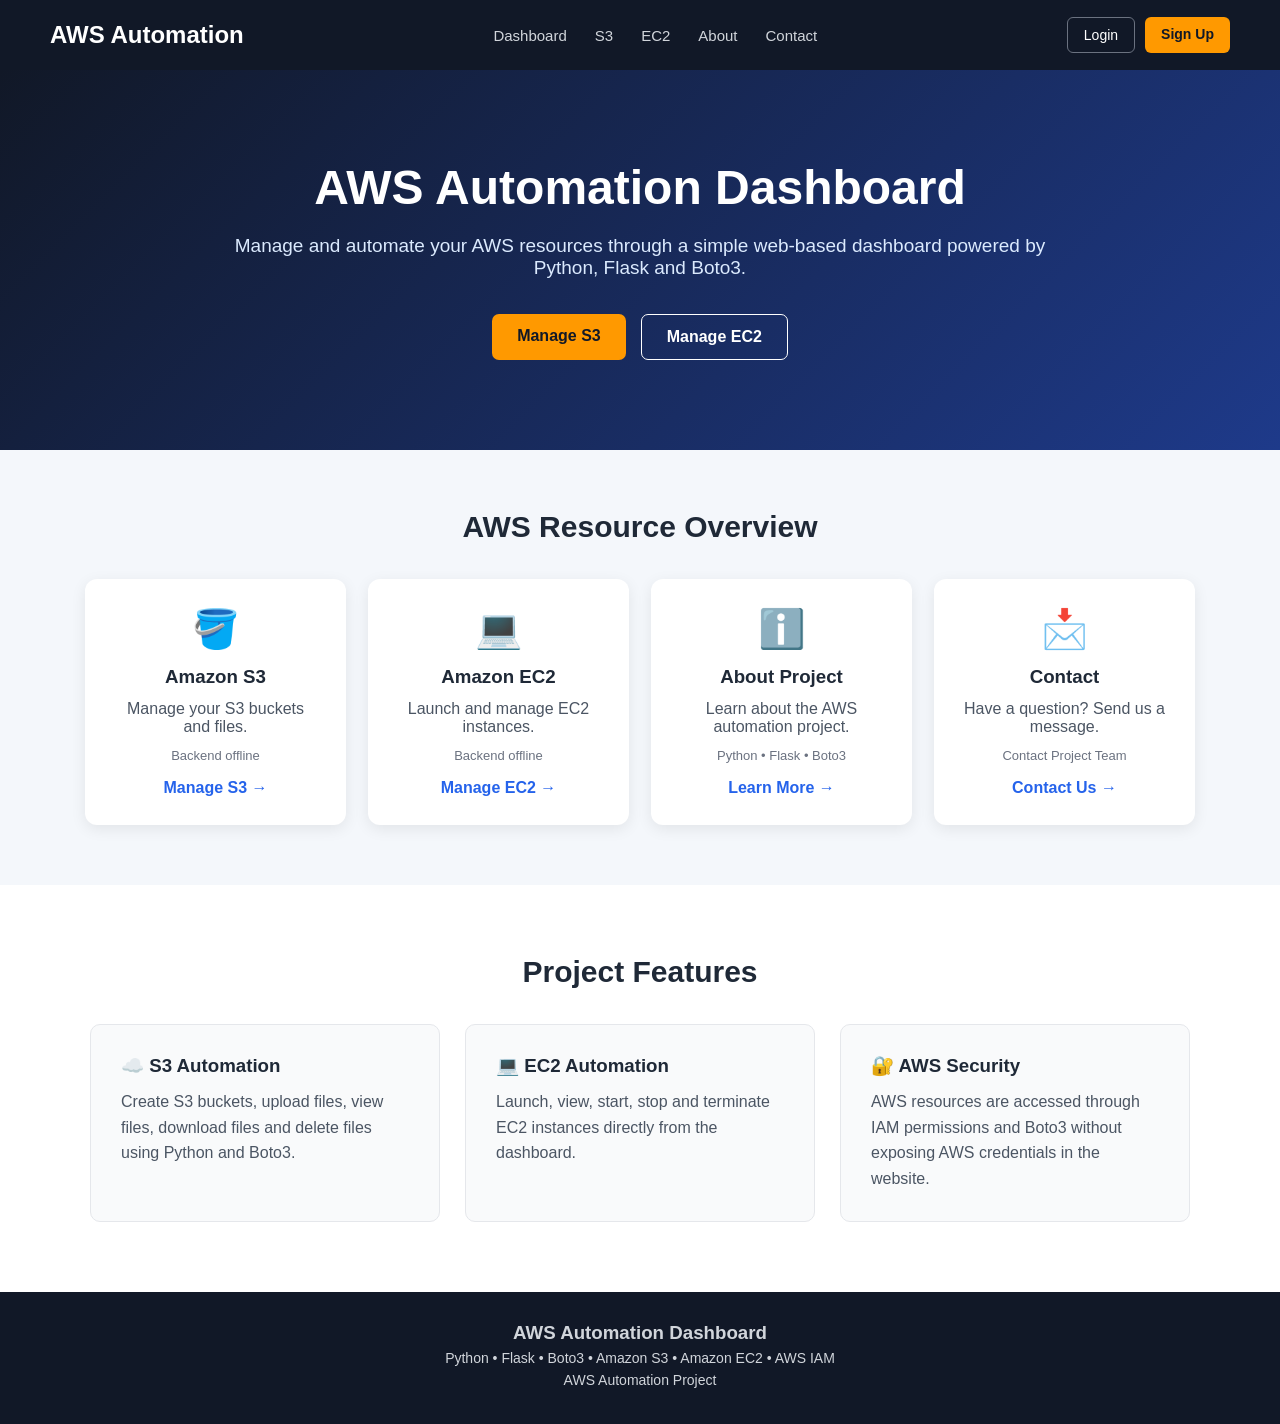
<file: frontend/index.html>
﻿<!DOCTYPE html>
<html lang="en">

<head>
    <meta charset="UTF-8">
    <meta name="viewport" content="width=device-width, initial-scale=1.0">

    <title>AWS Automation Dashboard</title>

    <link rel="stylesheet" href="css/style.css">
</head>

<body>

    <!-- ================= NAVBAR ================= -->

    <nav class="navbar">

        <div class="logo">
            AWS Automation
        </div>

        <div class="nav-links">
            <a href="index.html">Dashboard</a>
            <a href="s3.html">S3</a>
            <a href="ec2.html">EC2</a>
            <a href="about.html">About</a>
            <a href="contact.html">Contact</a>
        </div>

        <div class="auth-buttons">
            <a href="login.html">Login</a>
            <a href="signup.html">Sign Up</a>
        </div>

    </nav>


    <!-- ================= HERO ================= -->

    <section class="hero">

        <div class="hero-content">

            <h1>AWS Automation Dashboard</h1>

            <p>
                Manage and automate your AWS resources
                through a simple web-based dashboard
                powered by Python, Flask and Boto3.
            </p>

            <div class="hero-buttons">

                <a href="s3.html">
                    Manage S3
                </a>

                <a href="ec2.html">
                    Manage EC2
                </a>

            </div>

        </div>

    </section>


    <!-- ================= DASHBOARD ================= -->

    <section class="dashboard">

        <h2>AWS Resource Overview</h2>

        <div class="cards">

            <!-- S3 CARD -->

            <div class="card">

                <div class="card-icon">
                    🪣
                </div>

                <h3>Amazon S3</h3>

                <p>
                    Manage your S3 buckets
                    and files.
                </p>

                <span id="bucketCount">
                    Loading...
                </span>

                <br>

                <a href="s3.html">
                    Manage S3 →
                </a>

            </div>


            <!-- EC2 CARD -->

            <div class="card">

                <div class="card-icon">
                    💻
                </div>

                <h3>Amazon EC2</h3>

                <p>
                    Launch and manage
                    EC2 instances.
                </p>

                <span id="instanceCount">
                    Loading...
                </span>

                <br>

                <a href="ec2.html">
                    Manage EC2 →
                </a>

            </div>


            <!-- ABOUT CARD -->

            <div class="card">

                <div class="card-icon">
                    ℹ️
                </div>

                <h3>About Project</h3>

                <p>
                    Learn about the AWS
                    automation project.
                </p>

                <span>
                    Python • Flask • Boto3
                </span>

                <br>

                <a href="about.html">
                    Learn More →
                </a>

            </div>


            <!-- CONTACT CARD -->

            <div class="card">

                <div class="card-icon">
                    📩
                </div>

                <h3>Contact</h3>

                <p>
                    Have a question?
                    Send us a message.
                </p>

                <span>
                    Contact Project Team
                </span>

                <br>

                <a href="contact.html">
                    Contact Us →
                </a>

            </div>

        </div>

    </section>


    <!-- ================= FEATURES ================= -->

    <section class="features">

        <h2>Project Features</h2>

        <div class="feature-container">

            <div class="feature">

                <h3>☁️ S3 Automation</h3>

                <p>
                    Create S3 buckets, upload files,
                    view files, download files and
                    delete files using Python and Boto3.
                </p>

            </div>


            <div class="feature">

                <h3>💻 EC2 Automation</h3>

                <p>
                    Launch, view, start, stop and
                    terminate EC2 instances directly
                    from the dashboard.
                </p>

            </div>


            <div class="feature">

                <h3>🔐 AWS Security</h3>

                <p>
                    AWS resources are accessed through
                    IAM permissions and Boto3 without
                    exposing AWS credentials in the website.
                </p>

            </div>

        </div>

    </section>


    <!-- ================= FOOTER ================= -->

    <footer>

        <h3>
            AWS Automation Dashboard
        </h3>

        <p>
            Python • Flask • Boto3 • Amazon S3 • Amazon EC2 • AWS IAM
        </p>

        <p>
            AWS Automation Project
        </p>

    </footer>


    <!-- ================= JAVASCRIPT ================= -->

    <script src="js/app.js"></script>

</body>

</html>
</file>
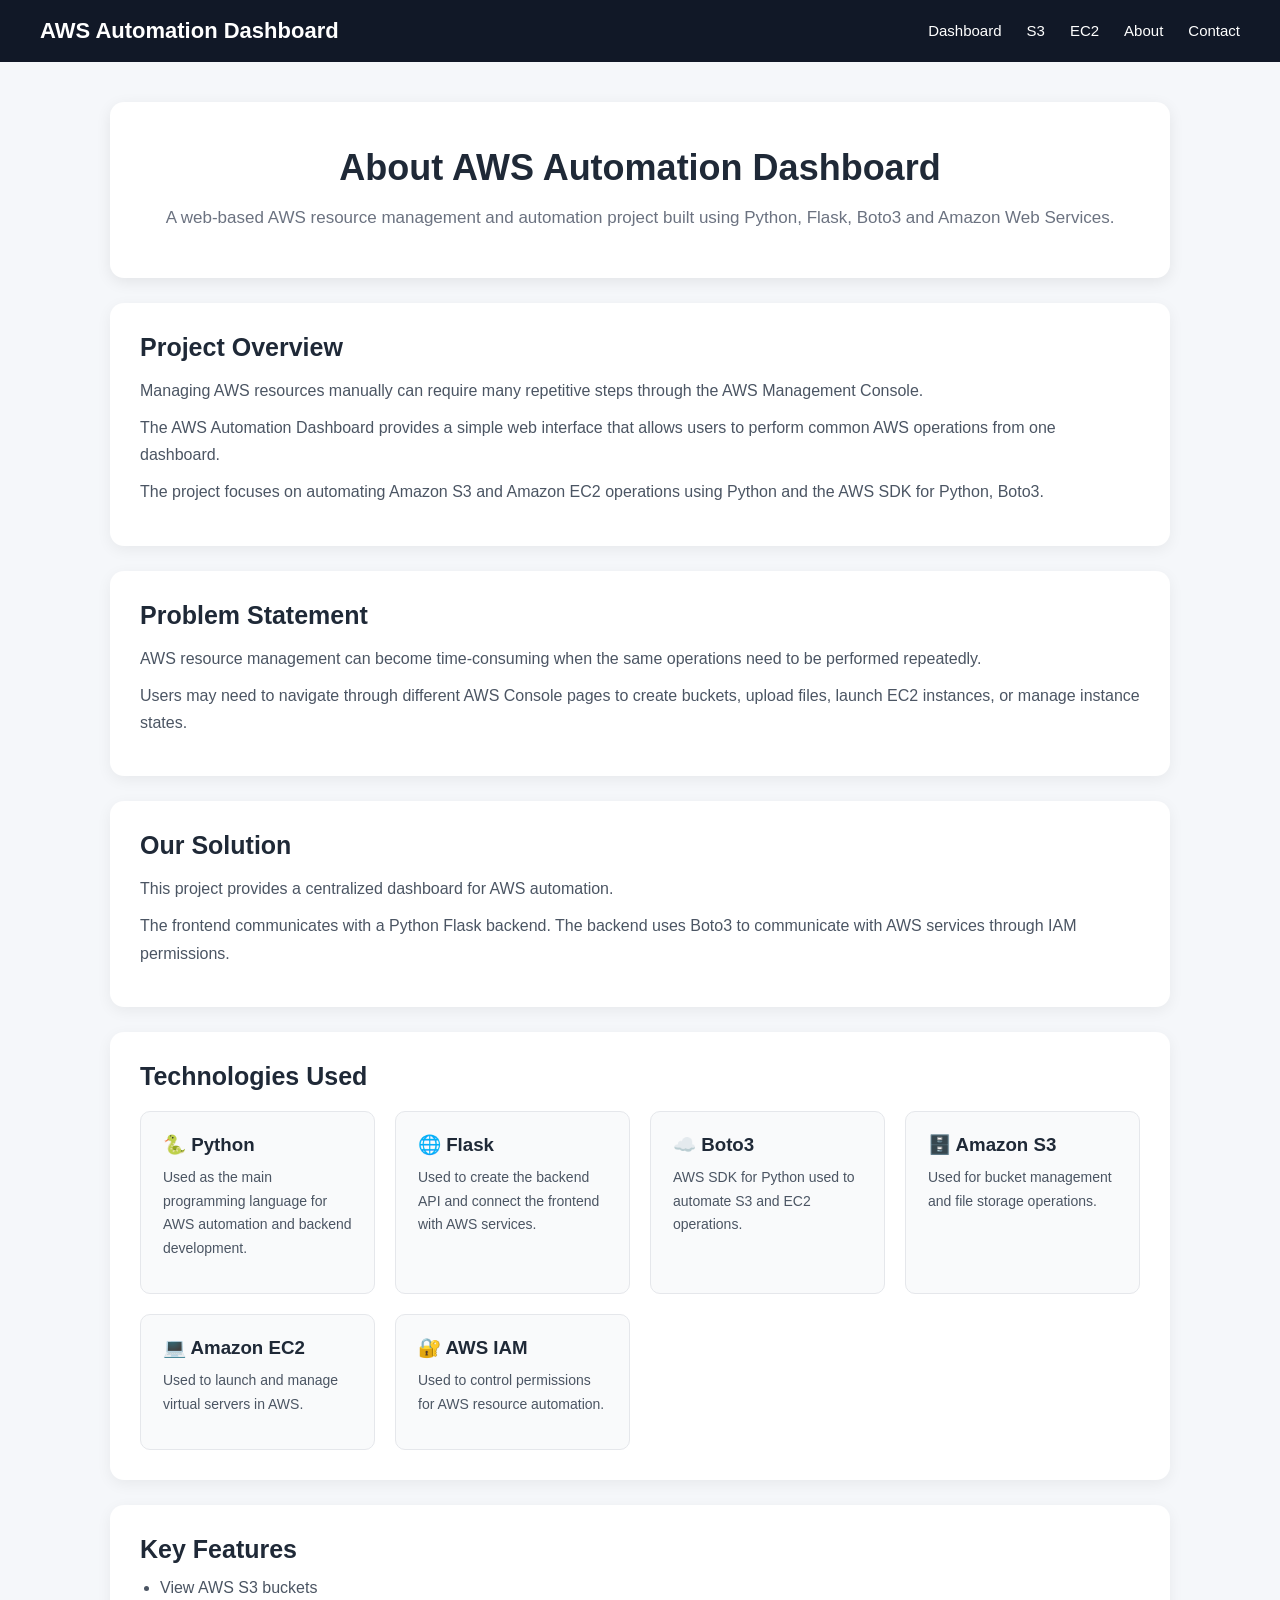
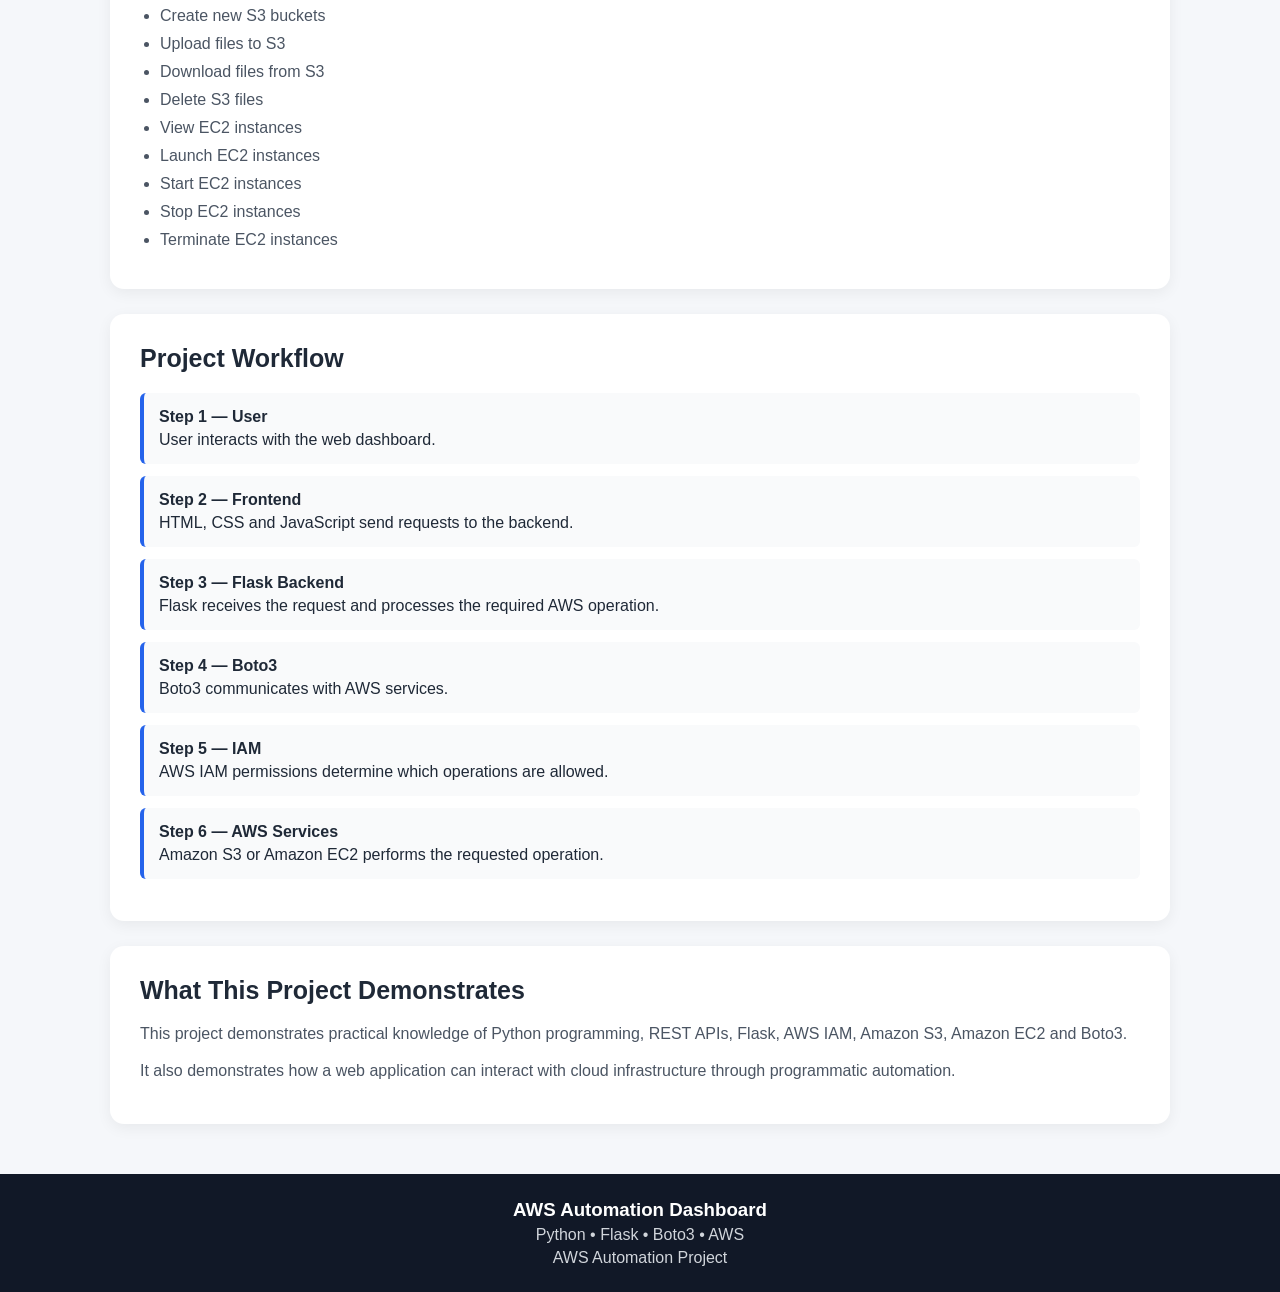
<file: frontend/about.html>
<!DOCTYPE html>
<html lang="en">

<head>

    <meta charset="UTF-8">

    <meta name="viewport"
          content="width=device-width, initial-scale=1.0">

    <title>About - AWS Automation Dashboard</title>

    <style>

        * {
            box-sizing: border-box;
            margin: 0;
            padding: 0;
        }

        body {
            font-family: Arial, sans-serif;
            background: #f5f7fa;
            color: #1f2937;
        }

        /* Navigation */

        nav {
            background: #111827;
            padding: 18px 40px;

            display: flex;
            justify-content: space-between;
            align-items: center;

            flex-wrap: wrap;
        }

        .logo {
            color: white;
            font-size: 22px;
            font-weight: bold;
        }

        .nav-links {
            display: flex;
            gap: 25px;
            list-style: none;
        }

        .nav-links a {
            color: white;
            text-decoration: none;
            font-size: 15px;
        }

        .nav-links a:hover {
            color: #60a5fa;
        }

        /* Main */

        .container {
            max-width: 1100px;
            margin: 40px auto;
            padding: 0 20px;
        }

        .hero {
            background: white;
            padding: 45px;
            border-radius: 14px;
            text-align: center;

            box-shadow: 0 4px 15px rgba(0, 0, 0, 0.08);
        }

        .hero h1 {
            font-size: 36px;
            margin-bottom: 15px;
        }

        .hero p {
            color: #6b7280;
            font-size: 17px;
            line-height: 1.7;
        }

        /* Sections */

        .section {
            background: white;
            margin-top: 25px;
            padding: 30px;

            border-radius: 14px;

            box-shadow: 0 4px 15px rgba(0, 0, 0, 0.06);
        }

        .section h2 {
            margin-bottom: 15px;
            font-size: 25px;
        }

        .section p {
            color: #4b5563;
            line-height: 1.7;
            margin-bottom: 10px;
        }

        /* Technology cards */

        .technology-grid {
            display: grid;

            grid-template-columns:
                repeat(auto-fit, minmax(200px, 1fr));

            gap: 20px;

            margin-top: 20px;
        }

        .technology-card {
            background: #f9fafb;

            padding: 22px;

            border-radius: 10px;

            border: 1px solid #e5e7eb;
        }

        .technology-card h3 {
            margin-bottom: 10px;
        }

        .technology-card p {
            font-size: 14px;
        }

        /* Workflow */

        .workflow {
            margin-top: 20px;
        }

        .workflow-step {
            padding: 15px;

            margin-bottom: 12px;

            background: #f9fafb;

            border-left: 4px solid #2563eb;

            border-radius: 6px;
        }

        .workflow-step strong {
            display: block;
            margin-bottom: 5px;
        }

        /* Features */

        .features {
            margin-top: 15px;
            padding-left: 20px;
        }

        .features li {
            margin-bottom: 10px;
            color: #4b5563;
        }

        /* Footer */

        footer {
            margin-top: 50px;

            background: #111827;

            color: white;

            text-align: center;

            padding: 25px;
        }

        footer p {
            color: #d1d5db;
            margin-top: 5px;
        }

        /* Mobile */

        @media (max-width: 700px) {

            nav {
                padding: 18px 20px;
            }

            .nav-links {
                margin-top: 15px;

                gap: 15px;

                flex-wrap: wrap;
            }

            .hero {
                padding: 30px 20px;
            }

            .hero h1 {
                font-size: 28px;
            }

            .section {
                padding: 22px;
            }

        }

    </style>

</head>


<body>


<!-- Navigation -->

<nav>

    <div class="logo">
        AWS Automation Dashboard
    </div>

    <ul class="nav-links">

        <li>
            <a href="index.html">
                Dashboard
            </a>
        </li>

        <li>
            <a href="s3.html">
                S3
            </a>
        </li>

        <li>
            <a href="ec2.html">
                EC2
            </a>
        </li>

        <li>
            <a href="about.html">
                About
            </a>
        </li>

        <li>
            <a href="contact.html">
                Contact
            </a>
        </li>

    </ul>

</nav>


<!-- Main Content -->

<div class="container">


    <!-- Hero -->

    <div class="hero">

        <h1>
            About AWS Automation Dashboard
        </h1>

        <p>
            A web-based AWS resource management and
            automation project built using Python,
            Flask, Boto3 and Amazon Web Services.
        </p>

    </div>


    <!-- Project Overview -->

    <div class="section">

        <h2>
            Project Overview
        </h2>

        <p>
            Managing AWS resources manually can require
            many repetitive steps through the AWS Management
            Console.
        </p>

        <p>
            The AWS Automation Dashboard provides a simple
            web interface that allows users to perform
            common AWS operations from one dashboard.
        </p>

        <p>
            The project focuses on automating Amazon S3
            and Amazon EC2 operations using Python and
            the AWS SDK for Python, Boto3.
        </p>

    </div>


    <!-- Problem -->

    <div class="section">

        <h2>
            Problem Statement
        </h2>

        <p>
            AWS resource management can become time-consuming
            when the same operations need to be performed
            repeatedly.
        </p>

        <p>
            Users may need to navigate through different
            AWS Console pages to create buckets, upload files,
            launch EC2 instances, or manage instance states.
        </p>

    </div>


    <!-- Solution -->

    <div class="section">

        <h2>
            Our Solution
        </h2>

        <p>
            This project provides a centralized dashboard
            for AWS automation.
        </p>

        <p>
            The frontend communicates with a Python Flask
            backend. The backend uses Boto3 to communicate
            with AWS services through IAM permissions.
        </p>

    </div>


    <!-- Technologies -->

    <div class="section">

        <h2>
            Technologies Used
        </h2>

        <div class="technology-grid">


            <div class="technology-card">

                <h3>
                    🐍 Python
                </h3>

                <p>
                    Used as the main programming language
                    for AWS automation and backend development.
                </p>

            </div>


            <div class="technology-card">

                <h3>
                    🌐 Flask
                </h3>

                <p>
                    Used to create the backend API and
                    connect the frontend with AWS services.
                </p>

            </div>


            <div class="technology-card">

                <h3>
                    ☁️ Boto3
                </h3>

                <p>
                    AWS SDK for Python used to automate
                    S3 and EC2 operations.
                </p>

            </div>


            <div class="technology-card">

                <h3>
                    🗄️ Amazon S3
                </h3>

                <p>
                    Used for bucket management and
                    file storage operations.
                </p>

            </div>


            <div class="technology-card">

                <h3>
                    💻 Amazon EC2
                </h3>

                <p>
                    Used to launch and manage virtual
                    servers in AWS.
                </p>

            </div>


            <div class="technology-card">

                <h3>
                    🔐 AWS IAM
                </h3>

                <p>
                    Used to control permissions for
                    AWS resource automation.
                </p>

            </div>

        </div>

    </div>


    <!-- Features -->

    <div class="section">

        <h2>
            Key Features
        </h2>

        <ul class="features">

            <li>
                View AWS S3 buckets
            </li>

            <li>
                Create new S3 buckets
            </li>

            <li>
                Upload files to S3
            </li>

            <li>
                Download files from S3
            </li>

            <li>
                Delete S3 files
            </li>

            <li>
                View EC2 instances
            </li>

            <li>
                Launch EC2 instances
            </li>

            <li>
                Start EC2 instances
            </li>

            <li>
                Stop EC2 instances
            </li>

            <li>
                Terminate EC2 instances
            </li>

        </ul>

    </div>


    <!-- Workflow -->

    <div class="section">

        <h2>
            Project Workflow
        </h2>

        <div class="workflow">


            <div class="workflow-step">

                <strong>
                    Step 1 — User
                </strong>

                User interacts with the web dashboard.
                
            </div>


            <div class="workflow-step">

                <strong>
                    Step 2 — Frontend
                </strong>

                HTML, CSS and JavaScript send requests
                to the backend.
                
            </div>


            <div class="workflow-step">

                <strong>
                    Step 3 — Flask Backend
                </strong>

                Flask receives the request and processes
                the required AWS operation.
                
            </div>


            <div class="workflow-step">

                <strong>
                    Step 4 — Boto3
                </strong>

                Boto3 communicates with AWS services.
                
            </div>


            <div class="workflow-step">

                <strong>
                    Step 5 — IAM
                </strong>

                AWS IAM permissions determine which
                operations are allowed.
                
            </div>


            <div class="workflow-step">

                <strong>
                    Step 6 — AWS Services
                </strong>

                Amazon S3 or Amazon EC2 performs the
                requested operation.
                
            </div>


        </div>

    </div>


    <!-- Learning -->

    <div class="section">

        <h2>
            What This Project Demonstrates
        </h2>

        <p>
            This project demonstrates practical knowledge
            of Python programming, REST APIs, Flask,
            AWS IAM, Amazon S3, Amazon EC2 and Boto3.
        </p>

        <p>
            It also demonstrates how a web application can
            interact with cloud infrastructure through
            programmatic automation.
        </p>

    </div>


</div>


<!-- Footer -->

<footer>

    <h3>
        AWS Automation Dashboard
    </h3>

    <p>
        Python • Flask • Boto3 • AWS
    </p>

    <p>
        AWS Automation Project
    </p>

</footer>


</body>

</html>
</file>
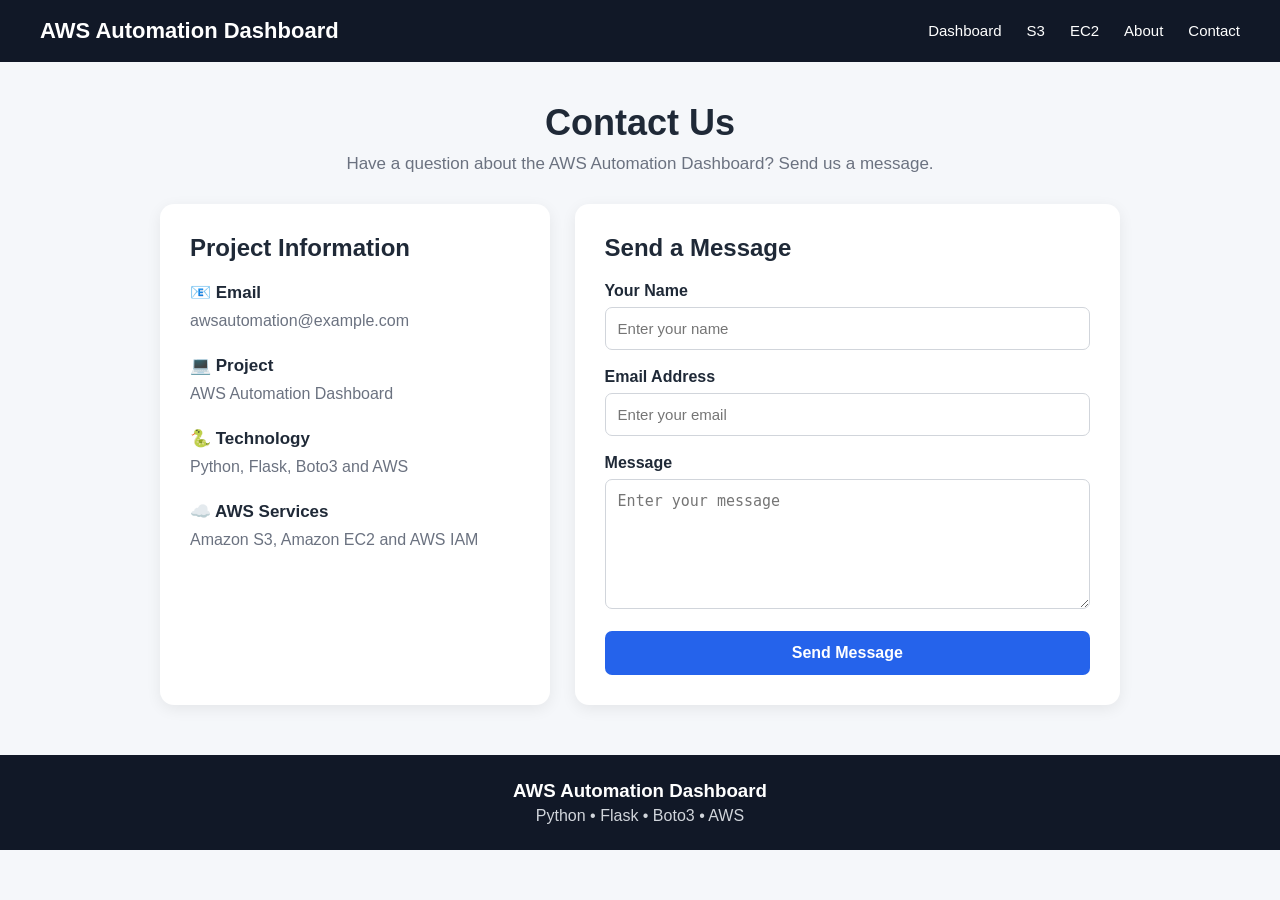
<file: frontend/contact.html>
<!DOCTYPE html>
<html lang="en">

<head>

    <meta charset="UTF-8">

    <meta name="viewport"
          content="width=device-width, initial-scale=1.0">

    <title>Contact - AWS Automation Dashboard</title>

    <style>

        * {
            box-sizing: border-box;
            margin: 0;
            padding: 0;
        }

        body {
            font-family: Arial, sans-serif;
            background: #f5f7fa;
            color: #1f2937;
        }

        /* Navigation */

        nav {
            background: #111827;
            padding: 18px 40px;

            display: flex;
            justify-content: space-between;
            align-items: center;

            flex-wrap: wrap;
        }

        .logo {
            color: white;
            font-size: 22px;
            font-weight: bold;
        }

        .nav-links {
            display: flex;
            gap: 25px;
            list-style: none;
        }

        .nav-links a {
            color: white;
            text-decoration: none;
            font-size: 15px;
        }

        .nav-links a:hover {
            color: #60a5fa;
        }

        /* Main */

        .container {
            max-width: 1000px;
            margin: 40px auto;
            padding: 0 20px;
        }

        .header {
            text-align: center;
            margin-bottom: 30px;
        }

        .header h1 {
            font-size: 36px;
            margin-bottom: 10px;
        }

        .header p {
            color: #6b7280;
            font-size: 17px;
        }

        /* Contact Grid */

        .contact-grid {
            display: grid;

            grid-template-columns:
                1fr 1.4fr;

            gap: 25px;
        }

        /* Information */

        .contact-info {
            background: white;

            padding: 30px;

            border-radius: 14px;

            box-shadow:
                0 4px 15px rgba(0, 0, 0, 0.07);
        }

        .contact-info h2 {
            margin-bottom: 20px;
        }

        .contact-item {
            margin-bottom: 22px;
        }

        .contact-item h3 {
            font-size: 17px;
            margin-bottom: 6px;
        }

        .contact-item p {
            color: #6b7280;
            line-height: 1.5;
        }

        /* Form */

        .contact-form {
            background: white;

            padding: 30px;

            border-radius: 14px;

            box-shadow:
                0 4px 15px rgba(0, 0, 0, 0.07);
        }

        .contact-form h2 {
            margin-bottom: 20px;
        }

        .form-group {
            margin-bottom: 18px;
        }

        .form-group label {
            display: block;

            margin-bottom: 7px;

            font-weight: bold;
        }

        .form-group input,
        .form-group textarea {

            width: 100%;

            padding: 12px;

            border: 1px solid #d1d5db;

            border-radius: 7px;

            font-size: 15px;

            outline: none;
        }

        .form-group input:focus,
        .form-group textarea:focus {
            border-color: #2563eb;
        }

        .form-group textarea {
            min-height: 130px;

            resize: vertical;
        }

        .submit-button {

            width: 100%;

            padding: 13px;

            border: none;

            border-radius: 7px;

            background: #2563eb;

            color: white;

            font-size: 16px;

            font-weight: bold;

            cursor: pointer;
        }

        .submit-button:hover {
            background: #1d4ed8;
        }

        /* Success Message */

        #successMessage {

            display: none;

            margin-top: 15px;

            padding: 12px;

            background: #dcfce7;

            color: #166534;

            border-radius: 7px;

            text-align: center;
        }

        /* Footer */

        footer {

            margin-top: 50px;

            background: #111827;

            color: white;

            text-align: center;

            padding: 25px;
        }

        footer p {

            color: #d1d5db;

            margin-top: 5px;
        }

        /* Mobile */

        @media (max-width: 750px) {

            nav {
                padding: 18px 20px;
            }

            .nav-links {

                margin-top: 15px;

                gap: 15px;

                flex-wrap: wrap;
            }

            .contact-grid {

                grid-template-columns: 1fr;
            }

            .header h1 {

                font-size: 28px;
            }

        }

    </style>

</head>


<body>


<!-- Navigation -->

<nav>

    <div class="logo">
        AWS Automation Dashboard
    </div>

    <ul class="nav-links">

        <li>
            <a href="index.html">
                Dashboard
            </a>
        </li>

        <li>
            <a href="s3.html">
                S3
            </a>
        </li>

        <li>
            <a href="ec2.html">
                EC2
            </a>
        </li>

        <li>
            <a href="about.html">
                About
            </a>
        </li>

        <li>
            <a href="contact.html">
                Contact
            </a>
        </li>

    </ul>

</nav>


<!-- Main -->

<div class="container">


    <div class="header">

        <h1>
            Contact Us
        </h1>

        <p>
            Have a question about the AWS Automation Dashboard?
            Send us a message.
        </p>

    </div>


    <div class="contact-grid">


        <!-- Contact Information -->

        <div class="contact-info">

            <h2>
                Project Information
            </h2>


            <div class="contact-item">

                <h3>
                    📧 Email
                </h3>

                <p>
                    awsautomation@example.com
                </p>

            </div>


            <div class="contact-item">

                <h3>
                    💻 Project
                </h3>

                <p>
                    AWS Automation Dashboard
                </p>

            </div>


            <div class="contact-item">

                <h3>
                    🐍 Technology
                </h3>

                <p>
                    Python, Flask, Boto3 and AWS
                </p>

            </div>


            <div class="contact-item">

                <h3>
                    ☁️ AWS Services
                </h3>

                <p>
                    Amazon S3, Amazon EC2 and AWS IAM
                </p>

            </div>


        </div>


        <!-- Contact Form -->

        <div class="contact-form">

            <h2>
                Send a Message
            </h2>


            <form id="contactForm">


                <div class="form-group">

                    <label for="name">
                        Your Name
                    </label>

                    <input
                        type="text"
                        id="name"
                        placeholder="Enter your name"
                        required
                    >

                </div>


                <div class="form-group">

                    <label for="email">
                        Email Address
                    </label>

                    <input
                        type="email"
                        id="email"
                        placeholder="Enter your email"
                        required
                    >

                </div>


                <div class="form-group">

                    <label for="message">
                        Message
                    </label>

                    <textarea
                        id="message"
                        placeholder="Enter your message"
                        required
                    ></textarea>

                </div>


                <button
                    type="submit"
                    class="submit-button"
                >
                    Send Message
                </button>


            </form>


            <div id="successMessage">

                Message submitted successfully!

            </div>


        </div>


    </div>


</div>


<!-- Footer -->

<footer>

    <h3>
        AWS Automation Dashboard
    </h3>

    <p>
        Python • Flask • Boto3 • AWS
    </p>

</footer>


<script>

    document
        .getElementById("contactForm")
        .addEventListener(
            "submit",
            function(event) {

                event.preventDefault();

                document
                    .getElementById("successMessage")
                    .style.display = "block";

                document
                    .getElementById("contactForm")
                    .reset();

            }
        );

</script>


</body>

</html>
</file>
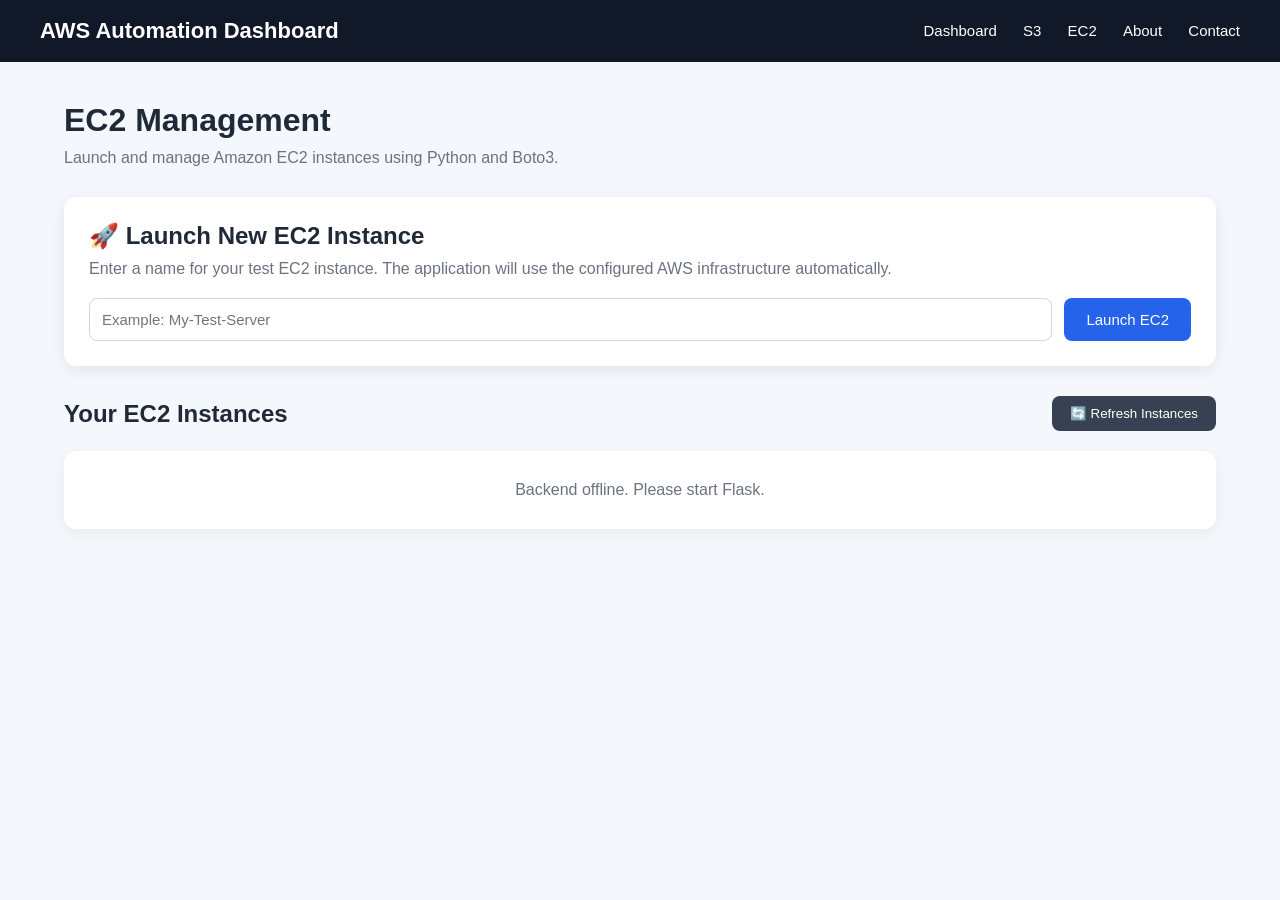
<file: frontend/ec2.html>
<!DOCTYPE html>
<html lang="en">

<head>

    <meta charset="UTF-8">

    <meta name="viewport"
          content="width=device-width, initial-scale=1.0">

    <title>EC2 Management - AWS Automation Dashboard</title>

    <style>

        * {
            box-sizing: border-box;
            margin: 0;
            padding: 0;
            font-family: Arial, sans-serif;
        }

        body {
            background: #f4f7fb;
            color: #1f2937;
        }

        /* ==============================
           NAVIGATION
        ============================== */

        nav {
            background: #111827;
            color: white;
            padding: 18px 40px;

            display: flex;
            justify-content: space-between;
            align-items: center;
        }

        nav h2 {
            font-size: 22px;
        }

        nav a {
            color: white;
            text-decoration: none;
            margin-left: 22px;
            font-size: 15px;
        }

        nav a:hover {
            text-decoration: underline;
        }

        /* ==============================
           MAIN CONTAINER
        ============================== */

        .container {
            width: 90%;
            max-width: 1200px;
            margin: 40px auto;
        }

        .page-header {
            margin-bottom: 30px;
        }

        .page-header h1 {
            font-size: 32px;
            margin-bottom: 10px;
        }

        .page-header p {
            color: #6b7280;
        }

        /* ==============================
           LAUNCH CARD
        ============================== */

        .launch-card {
            background: white;
            padding: 25px;
            border-radius: 12px;

            box-shadow:
                0 4px 15px rgba(0, 0, 0, 0.08);

            margin-bottom: 30px;
        }

        .launch-card h2 {
            margin-bottom: 10px;
        }

        .launch-card p {
            color: #6b7280;
            margin-bottom: 20px;
        }

        .launch-form {
            display: flex;
            gap: 12px;
            flex-wrap: wrap;
        }

        .launch-form input {
            flex: 1;
            min-width: 250px;

            padding: 12px;

            border: 1px solid #d1d5db;
            border-radius: 8px;

            font-size: 15px;
        }

        .launch-button {
            background: #2563eb;
            color: white;

            border: none;
            border-radius: 8px;

            padding: 12px 22px;

            cursor: pointer;
            font-size: 15px;
        }

        .launch-button:hover {
            background: #1d4ed8;
        }

        /* ==============================
           INSTANCE HEADER
        ============================== */

        .instances-header {
            display: flex;
            justify-content: space-between;
            align-items: center;

            margin-bottom: 20px;
        }

        .refresh-button {
            background: #374151;
            color: white;

            border: none;
            border-radius: 8px;

            padding: 10px 18px;

            cursor: pointer;
        }

        .refresh-button:hover {
            background: #1f2937;
        }

        /* ==============================
           INSTANCE GRID
        ============================== */

        #instancesContainer {
            display: grid;

            grid-template-columns:
                repeat(auto-fit, minmax(300px, 1fr));

            gap: 20px;
        }

        .instance-card {
            background: white;

            padding: 22px;

            border-radius: 12px;

            box-shadow:
                0 4px 15px rgba(0, 0, 0, 0.08);
        }

        .instance-card h3 {
            margin-bottom: 15px;

            word-break: break-word;
        }

        .instance-info {
            margin-bottom: 18px;

            line-height: 1.8;
        }

        .running {
            color: #16a34a;
            font-weight: bold;
        }

        .stopped {
            color: #d97706;
            font-weight: bold;
        }

        .terminated {
            color: #dc2626;
            font-weight: bold;
        }

        /* ==============================
           ACTION BUTTONS
        ============================== */

        .actions {
            display: flex;
            gap: 10px;
            flex-wrap: wrap;
        }

        .actions button {
            border: none;

            padding: 9px 14px;

            border-radius: 7px;

            cursor: pointer;

            color: white;
        }

        .start-button {
            background: #16a34a;
        }

        .stop-button {
            background: #d97706;
        }

        .terminate-button {
            background: #dc2626;
        }

        .actions button:hover {
            opacity: 0.85;
        }

        /* ==============================
           EMPTY MESSAGE
        ============================== */

        .empty-message {
            background: white;

            padding: 30px;

            text-align: center;

            border-radius: 12px;

            color: #6b7280;

            box-shadow:
                0 4px 15px rgba(0, 0, 0, 0.06);
        }

        /* ==============================
           RESPONSIVE
        ============================== */

        @media (max-width: 700px) {

            nav {
                padding: 15px 20px;
                flex-direction: column;
                gap: 12px;
            }

            nav a {
                margin-left: 10px;
                margin-right: 10px;
            }

            .container {
                width: 94%;
            }

            .page-header h1 {
                font-size: 26px;
            }

            .instances-header {
                flex-direction: column;
                align-items: flex-start;
                gap: 12px;
            }

        }

    </style>

</head>


<body>


    <!-- ==============================
         NAVIGATION
    ============================== -->

    <nav>

        <h2>AWS Automation Dashboard</h2>

        <div>

            <a href="index.html">
                Dashboard
            </a>

            <a href="s3.html">
                S3
            </a>

            <a href="ec2.html">
                EC2
            </a>

            <a href="about.html">
                About
            </a>

            <a href="contact.html">
                Contact
            </a>

        </div>

    </nav>


    <!-- ==============================
         MAIN
    ============================== -->

    <div class="container">


        <!-- PAGE HEADER -->

        <div class="page-header">

            <h1>
                EC2 Management
            </h1>

            <p>
                Launch and manage Amazon EC2 instances
                using Python and Boto3.
            </p>

        </div>


        <!-- ==============================
             LAUNCH EC2
        ============================== -->

        <div class="launch-card">

            <h2>
                🚀 Launch New EC2 Instance
            </h2>

            <p>
                Enter a name for your test EC2 instance.
                The application will use the configured
                AWS infrastructure automatically.
            </p>

            <div class="launch-form">

                <input
                    type="text"
                    id="instanceName"
                    placeholder="Example: My-Test-Server"
                >

                <button
                    class="launch-button"
                    onclick="launchInstance()"
                >
                    Launch EC2
                </button>

            </div>

        </div>


        <!-- ==============================
             INSTANCES HEADER
        ============================== -->

        <div class="instances-header">

            <h2>
                Your EC2 Instances
            </h2>

            <button
                class="refresh-button"
                onclick="loadInstances()"
            >
                🔄 Refresh Instances
            </button>

        </div>


        <!-- ==============================
             INSTANCES
        ============================== -->

        <div id="instancesContainer">

            <div class="empty-message">
                Loading EC2 instances...
            </div>

        </div>


    </div>


    <!-- ==============================
         JAVASCRIPT
    ============================== -->

    <script>

        const API_URL =
            "http://127.0.0.1:5000";


        // ==========================================
        // LOAD EC2 INSTANCES
        // ==========================================

        async function loadInstances() {

            const container =
                document.getElementById(
                    "instancesContainer"
                );

            container.innerHTML =
                '<div class="empty-message">Loading EC2 instances...</div>';


            try {

                const response =
                    await fetch(
                        `${API_URL}/ec2/instances`
                    );


                const data =
                    await response.json();


                if (!data.success) {

                    container.innerHTML =
                        `<div class="empty-message">
                            Unable to load instances.
                         </div>`;

                    return;
                }


                if (data.instances.length === 0) {

                    container.innerHTML =
                        `<div class="empty-message">
                            No EC2 instances found.
                         </div>`;

                    return;
                }


                container.innerHTML = "";


                data.instances.forEach(
                    instance => {

                        const card =
                            document.createElement(
                                "div"
                            );


                        card.className =
                            "instance-card";


                        let stateClass =
                            instance.state;


                        let actions = "";


                        if (
                            instance.state ===
                            "running"
                        ) {

                            actions = `
                                <button
                                    class="stop-button"
                                    onclick="stopInstance('${instance.instance_id}')"
                                >
                                    Stop
                                </button>

                                <button
                                    class="terminate-button"
                                    onclick="terminateInstance('${instance.instance_id}')"
                                >
                                    Terminate
                                </button>
                            `;

                        }


                        else if (
                            instance.state ===
                            "stopped"
                        ) {

                            actions = `
                                <button
                                    class="start-button"
                                    onclick="startInstance('${instance.instance_id}')"
                                >
                                    Start
                                </button>

                                <button
                                    class="terminate-button"
                                    onclick="terminateInstance('${instance.instance_id}')"
                                >
                                    Terminate
                                </button>
                            `;

                        }


                        else if (
                            instance.state ===
                            "terminated"
                        ) {

                            actions = `
                                <span class="terminated">
                                    Instance Terminated
                                </span>
                            `;

                        }


                        else {

                            actions = `
                                <span>
                                    State: ${instance.state}
                                </span>
                            `;

                        }


                        card.innerHTML = `

                            <h3>
                                💻 ${instance.instance_id}
                            </h3>

                            <div class="instance-info">

                                <div>
                                    <strong>
                                        State:
                                    </strong>

                                    <span class="${stateClass}">
                                        ${instance.state}
                                    </span>
                                </div>


                                <div>
                                    <strong>
                                        Instance Type:
                                    </strong>

                                    ${instance.instance_type}
                                </div>

                            </div>


                            <div class="actions">

                                ${actions}

                            </div>

                        `;


                        container.appendChild(card);

                    }
                );


            }


            catch (error) {

                console.error(
                    "EC2 Error:",
                    error
                );


                container.innerHTML =
                    `<div class="empty-message">
                        Backend offline.
                        Please start Flask.
                     </div>`;

            }

        }


        // ==========================================
        // LAUNCH EC2 INSTANCE
        // ==========================================

        async function launchInstance() {

            const nameInput =
                document.getElementById(
                    "instanceName"
                );


            const instanceName =
                nameInput.value.trim();


            if (!instanceName) {

                alert(
                    "Please enter an EC2 instance name."
                );

                return;
            }


            const confirmation =
                confirm(
                    `Launch EC2 instance "${instanceName}"?`
                );


            if (!confirmation) {

                return;
            }


            try {

                const response =
                    await fetch(
                        `${API_URL}/ec2/launch`,
                        {
                            method: "POST",

                            headers: {
                                "Content-Type":
                                    "application/json"
                            },

                            body: JSON.stringify({
                                instance_name:
                                    instanceName
                            })
                        }
                    );


                const data =
                    await response.json();


                if (data.success) {

                    alert(
                        `EC2 instance launched successfully!\n\nInstance ID: ${data.instance_id}`
                    );


                    nameInput.value = "";


                    loadInstances();

                }


                else {

                    alert(
                        `Launch failed:\n${data.error}`
                    );

                }


            }


            catch (error) {

                console.error(
                    "Launch Error:",
                    error
                );


                alert(
                    "Unable to connect to the backend."
                );

            }

        }


        // ==========================================
        // START INSTANCE
        // ==========================================

        async function startInstance(
            instanceId
        ) {

            try {

                const response =
                    await fetch(
                        `${API_URL}/ec2/start/${instanceId}`,
                        {
                            method: "POST"
                        }
                    );


                const data =
                    await response.json();


                if (data.success) {

                    alert(
                        "EC2 instance start command sent successfully!"
                    );

                    loadInstances();

                }


                else {

                    alert(
                        data.error
                    );

                }

            }


            catch (error) {

                console.error(error);

                alert(
                    "Unable to connect to backend."
                );

            }

        }


        // ==========================================
        // STOP INSTANCE
        // ==========================================

        async function stopInstance(
            instanceId
        ) {

            try {

                const response =
                    await fetch(
                        `${API_URL}/ec2/stop/${instanceId}`,
                        {
                            method: "POST"
                        }
                    );


                const data =
                    await response.json();


                if (data.success) {

                    alert(
                        "EC2 instance stop command sent successfully!"
                    );

                    loadInstances();

                }


                else {

                    alert(
                        data.error
                    );

                }

            }


            catch (error) {

                console.error(error);

                alert(
                    "Unable to connect to backend."
                );

            }

        }


        // ==========================================
        // TERMINATE INSTANCE
        // ==========================================

        async function terminateInstance(
            instanceId
        ) {

            const confirmation =
                confirm(
                    "Are you sure you want to terminate this EC2 instance?"
                );


            if (!confirmation) {

                return;
            }


            try {

                const response =
                    await fetch(
                        `${API_URL}/ec2/terminate/${instanceId}`,
                        {
                            method: "POST"
                        }
                    );


                const data =
                    await response.json();


                if (data.success) {

                    alert(
                        "EC2 instance termination command sent successfully!"
                    );

                    loadInstances();

                }


                else {

                    alert(
                        data.error
                    );

                }

            }


            catch (error) {

                console.error(error);

                alert(
                    "Unable to connect to backend."
                );

            }

        }


        // ==========================================
        // LOAD PAGE
        // ==========================================

        document.addEventListener(
            "DOMContentLoaded",
            loadInstances
        );

    </script>


</body>

</html>
</file>
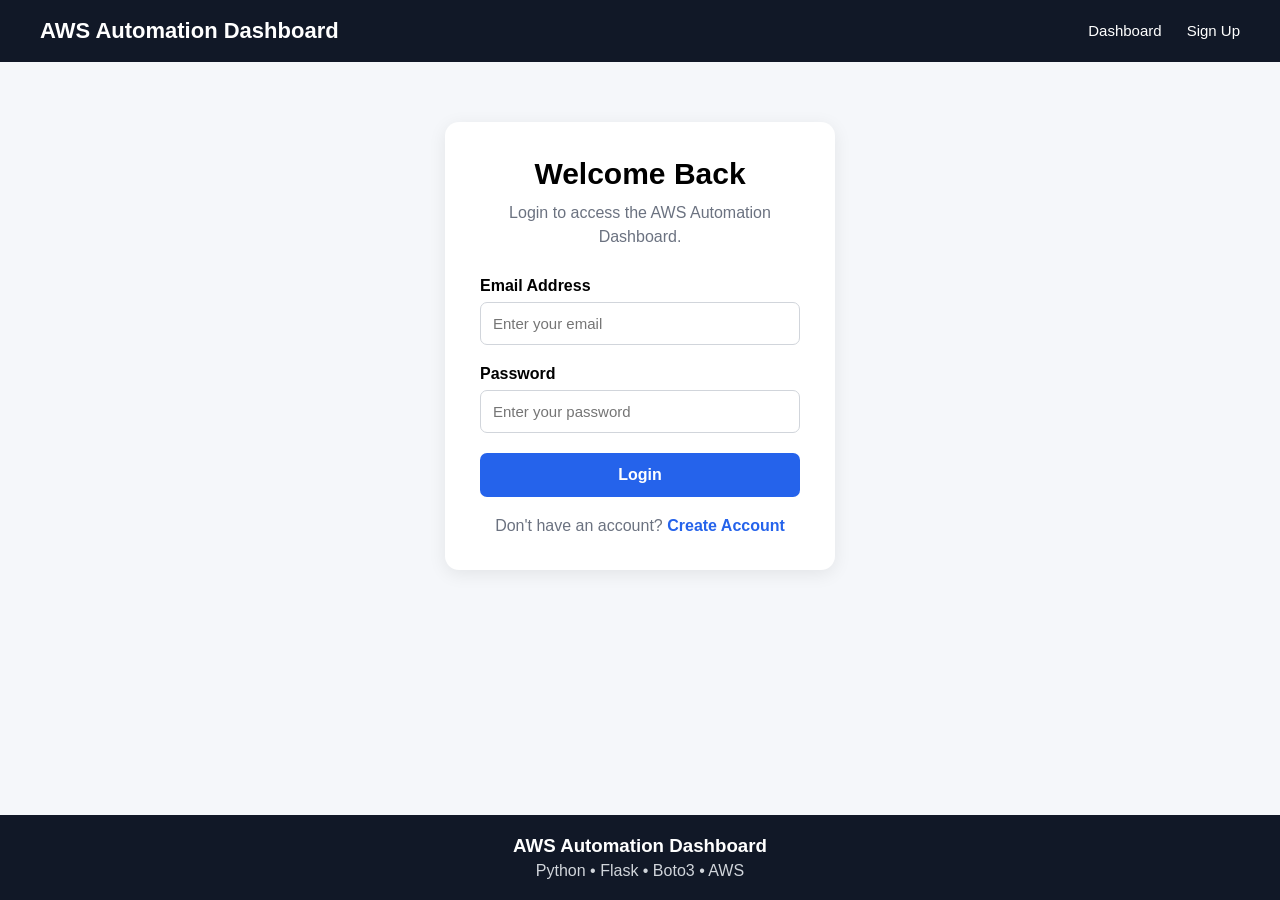
<file: frontend/login.html>
<!DOCTYPE html>
<html lang="en">

<head>

    <meta charset="UTF-8">

    <meta name="viewport"
          content="width=device-width, initial-scale=1.0">

    <title>Login - AWS Automation Dashboard</title>

    <style>

        * {
            box-sizing: border-box;
            margin: 0;
            padding: 0;
        }

        body {
            font-family: Arial, sans-serif;
            background: #f5f7fa;
            min-height: 100vh;

            display: flex;
            flex-direction: column;
        }

        /* Navigation */

        nav {
            background: #111827;
            padding: 18px 40px;

            display: flex;
            justify-content: space-between;
            align-items: center;

            flex-wrap: wrap;
        }

        .logo {
            color: white;
            font-size: 22px;
            font-weight: bold;
        }

        .nav-links {
            display: flex;
            gap: 25px;
            list-style: none;
        }

        .nav-links a {
            color: white;
            text-decoration: none;
            font-size: 15px;
        }

        .nav-links a:hover {
            color: #60a5fa;
        }

        /* Login */

        .login-container {
            width: 100%;
            max-width: 430px;

            margin: 60px auto;

            padding: 0 20px;
        }

        .login-card {
            background: white;

            padding: 35px;

            border-radius: 14px;

            box-shadow:
                0 4px 18px rgba(0, 0, 0, 0.08);
        }

        .login-card h1 {
            text-align: center;

            margin-bottom: 10px;

            font-size: 30px;
        }

        .subtitle {
            text-align: center;

            color: #6b7280;

            margin-bottom: 28px;

            line-height: 1.5;
        }

        /* Form */

        .form-group {
            margin-bottom: 20px;
        }

        .form-group label {
            display: block;

            margin-bottom: 7px;

            font-weight: bold;
        }

        .form-group input {
            width: 100%;

            padding: 12px;

            border: 1px solid #d1d5db;

            border-radius: 7px;

            font-size: 15px;

            outline: none;
        }

        .form-group input:focus {
            border-color: #2563eb;
        }

        .login-button {
            width: 100%;

            padding: 13px;

            border: none;

            border-radius: 7px;

            background: #2563eb;

            color: white;

            font-size: 16px;

            font-weight: bold;

            cursor: pointer;
        }

        .login-button:hover {
            background: #1d4ed8;
        }

        /* Success */

        .success-message {
            display: none;

            margin-top: 15px;

            padding: 12px;

            background: #dcfce7;

            color: #166534;

            border-radius: 7px;

            text-align: center;
        }

        /* Login Links */

        .signup-link {
            text-align: center;

            margin-top: 20px;

            color: #6b7280;
        }

        .signup-link a {
            color: #2563eb;

            text-decoration: none;

            font-weight: bold;
        }

        .signup-link a:hover {
            text-decoration: underline;
        }

        /* Footer */

        footer {
            margin-top: auto;

            background: #111827;

            color: white;

            text-align: center;

            padding: 20px;
        }

        footer p {
            color: #d1d5db;

            margin-top: 5px;
        }

        /* Mobile */

        @media (max-width: 600px) {

            nav {
                padding: 18px 20px;
            }

            .nav-links {
                margin-top: 15px;

                gap: 15px;

                flex-wrap: wrap;
            }

            .login-card {
                padding: 25px 20px;
            }

        }

    </style>

</head>


<body>


<!-- Navigation -->

<nav>

    <div class="logo">
        AWS Automation Dashboard
    </div>

    <ul class="nav-links">

        <li>
            <a href="index.html">
                Dashboard
            </a>
        </li>

        <li>
            <a href="signup.html">
                Sign Up
            </a>
        </li>

    </ul>

</nav>


<!-- Login -->

<div class="login-container">

    <div class="login-card">

        <h1>
            Welcome Back
        </h1>

        <p class="subtitle">
            Login to access the
            AWS Automation Dashboard.
        </p>


        <form id="loginForm">


            <div class="form-group">

                <label for="email">
                    Email Address
                </label>

                <input
                    type="email"
                    id="email"
                    placeholder="Enter your email"
                    required
                >

            </div>


            <div class="form-group">

                <label for="password">
                    Password
                </label>

                <input
                    type="password"
                    id="password"
                    placeholder="Enter your password"
                    required
                >

            </div>


            <button
                type="submit"
                class="login-button"
            >
                Login
            </button>


        </form>


        <div
            id="successMessage"
            class="success-message"
        >
            Login successful! Redirecting...
        </div>


        <div class="signup-link">

            Don't have an account?

            <a href="signup.html">
                Create Account
            </a>

        </div>


    </div>

</div>


<!-- Footer -->

<footer>

    <h3>
        AWS Automation Dashboard
    </h3>

    <p>
        Python • Flask • Boto3 • AWS
    </p>

</footer>


<script>

    document
        .getElementById("loginForm")
        .addEventListener(
            "submit",
            function(event) {

                event.preventDefault();


                const successMessage =
                    document.getElementById(
                        "successMessage"
                    );


                successMessage.style.display =
                    "block";


                setTimeout(
                    function() {

                        window.location.href =
                            "index.html";

                    },
                    1000
                );

            }
        );

</script>


</body>

</html>
</file>
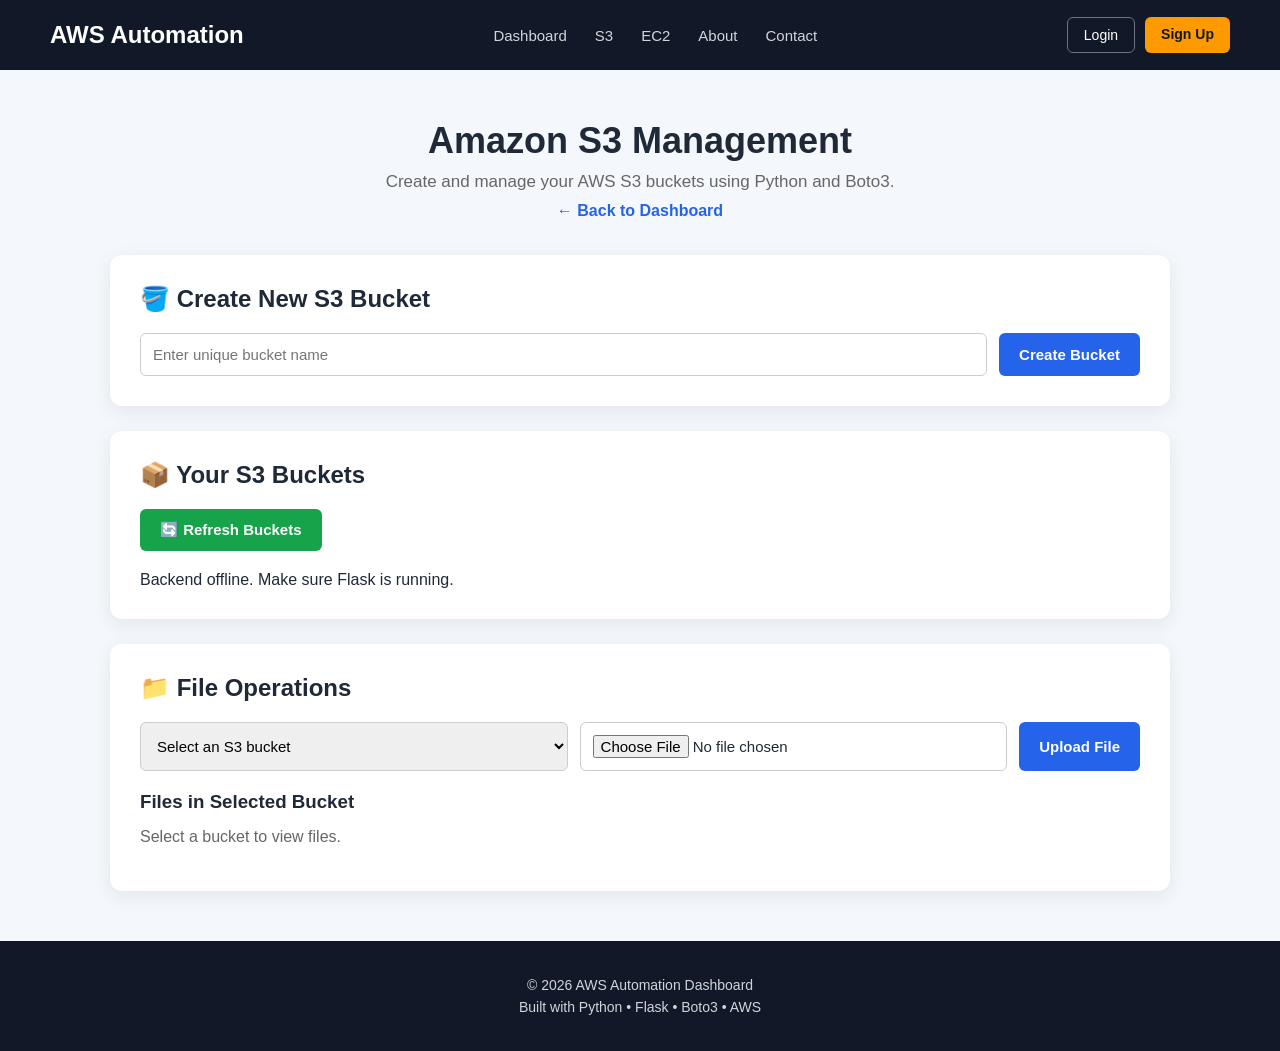
<file: frontend/s3.html>
﻿<!DOCTYPE html>
<html lang="en">

<head>
    <meta charset="UTF-8">
    <meta name="viewport" content="width=device-width, initial-scale=1.0">

    <title>S3 Management - AWS Automation</title>

    <link rel="stylesheet" href="css/style.css">

    <style>
        .page-container {
            max-width: 1100px;
            margin: 50px auto;
            padding: 0 20px;
        }

        .page-header {
            text-align: center;
            margin-bottom: 35px;
        }

        .page-header h1 {
            font-size: 36px;
            margin-bottom: 10px;
        }

        .page-header p {
            color: #666;
            font-size: 17px;
        }

        .s3-section {
            background: white;
            padding: 30px;
            margin-bottom: 25px;
            border-radius: 12px;
            box-shadow: 0 5px 20px rgba(0, 0, 0, 0.08);
        }

        .s3-section h2 {
            margin-top: 0;
            margin-bottom: 20px;
        }

        .form-row {
            display: flex;
            gap: 12px;
            flex-wrap: wrap;
        }

        .form-row input,
        .form-row select {
            flex: 1;
            min-width: 220px;
            padding: 12px;
            border: 1px solid #ccc;
            border-radius: 6px;
            font-size: 15px;
        }

        .btn {
            padding: 12px 20px;
            border: none;
            border-radius: 6px;
            cursor: pointer;
            font-size: 15px;
            font-weight: 600;
        }

        .btn-primary {
            background: #2563eb;
            color: white;
        }

        .btn-primary:hover {
            background: #1d4ed8;
        }

        .btn-danger {
            background: #dc2626;
            color: white;
        }

        .btn-success {
            background: #16a34a;
            color: white;
        }

        .bucket-list {
            display: grid;
            grid-template-columns: repeat(auto-fit, minmax(250px, 1fr));
            gap: 15px;
        }

        .bucket-card {
            border: 1px solid #ddd;
            padding: 20px;
            border-radius: 10px;
            background: #f8fafc;
        }

        .bucket-card h3 {
            margin-top: 0;
            color: #172554;
            word-break: break-word;
        }

        .file-list {
            margin-top: 20px;
        }

        .file-item {
            display: flex;
            justify-content: space-between;
            align-items: center;
            gap: 15px;
            padding: 15px;
            margin-bottom: 10px;
            border: 1px solid #ddd;
            border-radius: 8px;
            background: #f8fafc;
        }

        .file-info {
            flex: 1;
            min-width: 0;
        }

        .file-name {
            font-weight: 600;
            word-break: break-word;
        }

        .file-size {
            color: #666;
            font-size: 14px;
            margin-top: 5px;
        }

        .file-actions {
            display: flex;
            gap: 8px;
            flex-wrap: wrap;
        }

        .status-message {
            margin-top: 15px;
            padding: 12px;
            border-radius: 6px;
            display: none;
        }

        .success-message {
            background: #dcfce7;
            color: #166534;
        }

        .error-message {
            background: #fee2e2;
            color: #991b1b;
        }

        .empty-message {
            color: #666;
            padding: 15px 0;
        }

        .back-link {
            display: inline-block;
            margin-top: 10px;
            color: #2563eb;
            text-decoration: none;
            font-weight: 600;
        }

        @media (max-width: 700px) {

            .page-header h1 {
                font-size: 28px;
            }

            .s3-section {
                padding: 20px;
            }

            .file-item {
                flex-direction: column;
                align-items: flex-start;
            }

            .file-actions {
                width: 100%;
            }
        }
    </style>

</head>

<body>

    <!-- Navigation -->

    <nav class="navbar">

        <div class="logo">
            AWS Automation
        </div>

        <div class="nav-links">

            <a href="index.html">
                Dashboard
            </a>

            <a href="s3.html">
                S3
            </a>

            <a href="ec2.html">
                EC2
            </a>

            <a href="about.html">
                About
            </a>

            <a href="contact.html">
                Contact
            </a>

        </div>

        <div class="auth-buttons">

            <a href="login.html">
                Login
            </a>

            <a href="signup.html">
                Sign Up
            </a>

        </div>

    </nav>


    <!-- Main -->

    <main class="page-container">


        <!-- Header -->

        <div class="page-header">

            <h1>
                Amazon S3 Management
            </h1>

            <p>
                Create and manage your AWS S3 buckets
                using Python and Boto3.
            </p>

            <a
                href="index.html"
                class="back-link"
            >
                ← Back to Dashboard
            </a>

        </div>


        <!-- Create Bucket -->

        <section class="s3-section">

            <h2>
                🪣 Create New S3 Bucket
            </h2>

            <div class="form-row">

                <input
                    type="text"
                    id="bucketName"
                    placeholder="Enter unique bucket name"
                >

                <button
                    class="btn btn-primary"
                    onclick="createBucket()"
                >
                    Create Bucket
                </button>

            </div>

            <div
                id="createMessage"
                class="status-message"
            ></div>

        </section>


        <!-- Bucket List -->

        <section class="s3-section">

            <h2>
                📦 Your S3 Buckets
            </h2>

            <button
                class="btn btn-success"
                onclick="loadBuckets()"
            >
                🔄 Refresh Buckets
            </button>

            <div
                id="bucketList"
                class="bucket-list"
                style="margin-top: 20px;"
            >
                <p>
                    Loading buckets...
                </p>
            </div>

        </section>


        <!-- File Operations -->

        <section class="s3-section">

            <h2>
                📁 File Operations
            </h2>

            <div class="form-row">

                <select
                    id="selectedBucket"
                    onchange="loadFiles()"
                >

                    <option value="">
                        Select an S3 bucket
                    </option>

                </select>

                <input
                    type="file"
                    id="fileInput"
                >

                <button
                    class="btn btn-primary"
                    onclick="uploadFile()"
                >
                    Upload File
                </button>

            </div>

            <div
                id="uploadMessage"
                class="status-message"
            ></div>


            <!-- File List -->

            <div class="file-list">

                <h3>
                    Files in Selected Bucket
                </h3>

                <div id="fileList">

                    <p class="empty-message">
                        Select a bucket to view files.
                    </p>

                </div>

            </div>

        </section>


    </main>


    <!-- Footer -->

    <footer>

        <p>
            © 2026 AWS Automation Dashboard
        </p>

        <p>
            Built with Python • Flask • Boto3 • AWS
        </p>

    </footer>


    <script>

        const API_URL =
            "http://127.0.0.1:5000";


        // ==========================================
        // SHOW MESSAGE
        // ==========================================

        function showMessage(
            elementId,
            message,
            success
        ) {

            const element =
                document.getElementById(
                    elementId
                );

            element.textContent =
                message;

            element.className =
                "status-message " +
                (
                    success
                        ? "success-message"
                        : "error-message"
                );

            element.style.display =
                "block";
        }


        // ==========================================
        // LOAD BUCKETS
        // ==========================================

        async function loadBuckets() {

            const bucketList =
                document.getElementById(
                    "bucketList"
                );

            const bucketSelect =
                document.getElementById(
                    "selectedBucket"
                );


            bucketList.innerHTML =
                "<p>Loading buckets...</p>";


            try {

                const response =
                    await fetch(
                        `${API_URL}/s3/buckets`
                    );


                const data =
                    await response.json();


                if (!data.success) {

                    bucketList.innerHTML =
                        "<p>Unable to load buckets.</p>";

                    return;
                }


                bucketList.innerHTML = "";


                bucketSelect.innerHTML =
                    `
                    <option value="">
                        Select an S3 bucket
                    </option>
                    `;


                if (
                    data.buckets.length === 0
                ) {

                    bucketList.innerHTML =
                        "<p>No S3 buckets found.</p>";

                    return;
                }


                data.buckets.forEach(
                    bucket => {

                        const card =
                            document.createElement(
                                "div"
                            );


                        card.className =
                            "bucket-card";


                        card.innerHTML =
                            `
                            <h3>
                                🪣 ${bucket}
                            </h3>

                            <p>
                                Amazon S3 Bucket
                            </p>
                            `;


                        bucketList.appendChild(
                            card
                        );


                        const option =
                            document.createElement(
                                "option"
                            );


                        option.value =
                            bucket;


                        option.textContent =
                            bucket;


                        bucketSelect.appendChild(
                            option
                        );

                    }
                );


            } catch (error) {

                console.error(error);


                bucketList.innerHTML =
                    `
                    <p>
                        Backend offline.
                        Make sure Flask is running.
                    </p>
                    `;
            }
        }


        // ==========================================
        // CREATE BUCKET
        // ==========================================

        async function createBucket() {

            const input =
                document.getElementById(
                    "bucketName"
                );


            const bucketName =
                input.value.trim();


            if (!bucketName) {

                showMessage(
                    "createMessage",
                    "Please enter a bucket name.",
                    false
                );

                return;
            }


            try {

                const response =
                    await fetch(
                        `${API_URL}/s3/buckets`,
                        {

                            method: "POST",

                            headers: {
                                "Content-Type":
                                    "application/json"
                            },

                            body: JSON.stringify({
                                bucket_name:
                                    bucketName
                            })

                        }
                    );


                const data =
                    await response.json();


                if (data.success) {

                    showMessage(
                        "createMessage",
                        "Bucket created successfully!",
                        true
                    );


                    input.value = "";


                    loadBuckets();

                } else {

                    showMessage(
                        "createMessage",
                        data.error ||
                            "Unable to create bucket.",
                        false
                    );
                }


            } catch (error) {

                console.error(error);


                showMessage(
                    "createMessage",
                    "Backend connection failed.",
                    false
                );
            }
        }


        // ==========================================
        // UPLOAD FILE
        // ==========================================

        async function uploadFile() {

            const bucket =
                document.getElementById(
                    "selectedBucket"
                ).value;


            const file =
                document.getElementById(
                    "fileInput"
                ).files[0];


            if (!bucket) {

                showMessage(
                    "uploadMessage",
                    "Please select a bucket.",
                    false
                );

                return;
            }


            if (!file) {

                showMessage(
                    "uploadMessage",
                    "Please select a file.",
                    false
                );

                return;
            }


            const formData =
                new FormData();


            formData.append(
                "file",
                file
            );


            formData.append(
                "bucket_name",
                bucket
            );


            try {

                const response =
                    await fetch(
                        `${API_URL}/s3/upload`,
                        {

                            method: "POST",

                            body: formData

                        }
                    );


                const data =
                    await response.json();


                if (data.success) {

                    showMessage(
                        "uploadMessage",
                        "File uploaded successfully!",
                        true
                    );


                    document.getElementById(
                        "fileInput"
                    ).value = "";


                    loadFiles();

                } else {

                    showMessage(
                        "uploadMessage",
                        data.error ||
                            "Upload failed.",
                        false
                    );
                }


            } catch (error) {

                console.error(error);


                showMessage(
                    "uploadMessage",
                    "Backend connection failed.",
                    false
                );
            }
        }


        // ==========================================
        // LOAD FILES
        // ==========================================

        async function loadFiles() {

            const bucket =
                document.getElementById(
                    "selectedBucket"
                ).value;


            const fileList =
                document.getElementById(
                    "fileList"
                );


            if (!bucket) {

                fileList.innerHTML =
                    `
                    <p class="empty-message">
                        Select a bucket to view files.
                    </p>
                    `;

                return;
            }


            fileList.innerHTML =
                "<p>Loading files...</p>";


            try {

                const response =
                    await fetch(
                        `${API_URL}/s3/files?bucket=${encodeURIComponent(bucket)}`
                    );


                const data =
                    await response.json();


                if (!data.success) {

                    fileList.innerHTML =
                        `
                        <p class="empty-message">
                            Unable to load files.
                        </p>
                        `;

                    return;
                }


                if (data.files.length === 0) {

                    fileList.innerHTML =
                        `
                        <p class="empty-message">
                            No files found in this bucket.
                        </p>
                        `;

                    return;
                }


                fileList.innerHTML = "";


                data.files.forEach(
                    file => {

                        const item =
                            document.createElement(
                                "div"
                            );


                        item.className =
                            "file-item";


                        item.innerHTML =
                            `
                            <div class="file-info">

                                <div class="file-name">
                                    📄 ${file.name}
                                </div>

                                <div class="file-size">
                                    Size: ${formatFileSize(file.size)}
                                </div>

                            </div>

                            <div class="file-actions">

                                <button
                                    class="btn btn-primary"
                                    onclick="downloadFile('${encodeURIComponent(file.name)}')"
                                >
                                    Download
                                </button>

                                <button
                                    class="btn btn-danger"
                                    onclick="deleteFile('${encodeURIComponent(file.name)}')"
                                >
                                    Delete
                                </button>

                            </div>
                            `;


                        fileList.appendChild(
                            item
                        );

                    }
                );


            } catch (error) {

                console.error(error);


                fileList.innerHTML =
                    `
                    <p class="empty-message">
                        Backend connection failed.
                    </p>
                    `;
            }
        }


        // ==========================================
        // FORMAT FILE SIZE
        // ==========================================

        function formatFileSize(bytes) {

            if (bytes < 1024) {

                return bytes + " B";

            }


            if (bytes < 1024 * 1024) {

                return (
                    (bytes / 1024).toFixed(2)
                    + " KB"
                );

            }


            return (
                (bytes / (1024 * 1024)).toFixed(2)
                + " MB"
            );
        }


        // ==========================================
        // DOWNLOAD FILE
        // ==========================================

        async function downloadFile(
            encodedFileName
        ) {

            const bucket =
                document.getElementById(
                    "selectedBucket"
                ).value;


            const fileName =
                decodeURIComponent(
                    encodedFileName
                );


            if (!bucket) {

                return;
            }


            try {

                const response =
                    await fetch(
                        `${API_URL}/s3/download?bucket=${encodeURIComponent(bucket)}&file=${encodeURIComponent(fileName)}`
                    );


                const data =
                    await response.json();


                if (data.success) {

                    alert(
                        "File downloaded successfully to the backend folder."
                    );

                } else {

                    alert(
                        data.error ||
                        "Download failed."
                    );
                }


            } catch (error) {

                console.error(error);

                alert(
                    "Backend connection failed."
                );
            }
        }


        // ==========================================
        // DELETE FILE
        // ==========================================

        async function deleteFile(
            encodedFileName
        ) {

            const bucket =
                document.getElementById(
                    "selectedBucket"
                ).value;


            const fileName =
                decodeURIComponent(
                    encodedFileName
                );


            if (!bucket) {

                return;
            }


            const confirmed =
                confirm(
                    `Are you sure you want to delete "${fileName}"?`
                );


            if (!confirmed) {

                return;
            }


            try {

                const response =
                    await fetch(
                        `${API_URL}/s3/delete`,
                        {

                            method: "DELETE",

                            headers: {
                                "Content-Type":
                                    "application/json"
                            },

                            body: JSON.stringify({

                                bucket: bucket,

                                file: fileName

                            })

                        }
                    );


                const data =
                    await response.json();


                if (data.success) {

                    alert(
                        "File deleted successfully!"
                    );


                    loadFiles();

                } else {

                    alert(
                        data.error ||
                        "Delete failed."
                    );
                }


            } catch (error) {

                console.error(error);

                alert(
                    "Backend connection failed."
                );
            }
        }


        // ==========================================
        // PAGE LOAD
        // ==========================================

        document.addEventListener(
            "DOMContentLoaded",
            loadBuckets
        );

    </script>

</body>

</html>
</file>
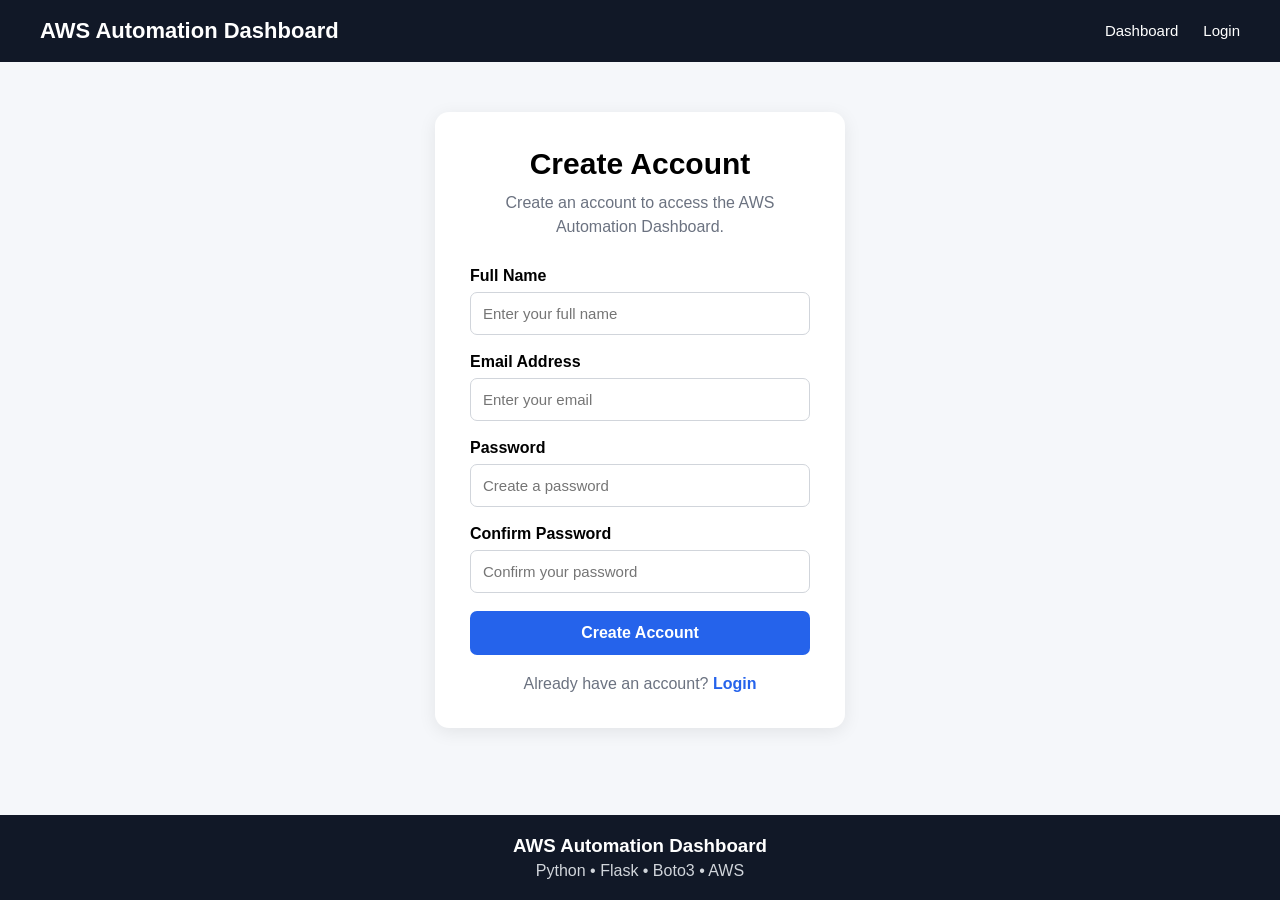
<file: frontend/signup.html>
<!DOCTYPE html>
<html lang="en">

<head>

    <meta charset="UTF-8">

    <meta name="viewport"
          content="width=device-width, initial-scale=1.0">

    <title>Sign Up - AWS Automation Dashboard</title>

    <style>

        * {
            box-sizing: border-box;
            margin: 0;
            padding: 0;
        }

        body {
            font-family: Arial, sans-serif;
            background: #f5f7fa;
            min-height: 100vh;

            display: flex;
            flex-direction: column;
        }

        /* Navigation */

        nav {
            background: #111827;
            padding: 18px 40px;

            display: flex;
            justify-content: space-between;
            align-items: center;

            flex-wrap: wrap;
        }

        .logo {
            color: white;
            font-size: 22px;
            font-weight: bold;
        }

        .nav-links {
            display: flex;
            gap: 25px;
            list-style: none;
        }

        .nav-links a {
            color: white;
            text-decoration: none;
            font-size: 15px;
        }

        .nav-links a:hover {
            color: #60a5fa;
        }

        /* Signup Area */

        .signup-container {
            width: 100%;
            max-width: 450px;

            margin: 50px auto;

            padding: 0 20px;
        }

        .signup-card {
            background: white;

            padding: 35px;

            border-radius: 14px;

            box-shadow:
                0 4px 18px rgba(0, 0, 0, 0.08);
        }

        .signup-card h1 {
            text-align: center;

            margin-bottom: 10px;

            font-size: 30px;
        }

        .subtitle {
            text-align: center;

            color: #6b7280;

            margin-bottom: 28px;

            line-height: 1.5;
        }

        /* Form */

        .form-group {
            margin-bottom: 18px;
        }

        .form-group label {
            display: block;

            margin-bottom: 7px;

            font-weight: bold;
        }

        .form-group input {
            width: 100%;

            padding: 12px;

            border: 1px solid #d1d5db;

            border-radius: 7px;

            font-size: 15px;

            outline: none;
        }

        .form-group input:focus {
            border-color: #2563eb;
        }

        .signup-button {
            width: 100%;

            padding: 13px;

            border: none;

            border-radius: 7px;

            background: #2563eb;

            color: white;

            font-size: 16px;

            font-weight: bold;

            cursor: pointer;
        }

        .signup-button:hover {
            background: #1d4ed8;
        }

        /* Messages */

        .success-message {
            display: none;

            margin-top: 15px;

            padding: 12px;

            background: #dcfce7;

            color: #166534;

            border-radius: 7px;

            text-align: center;
        }

        .error-message {
            display: none;

            margin-top: 15px;

            padding: 12px;

            background: #fee2e2;

            color: #991b1b;

            border-radius: 7px;

            text-align: center;
        }

        /* Login Link */

        .login-link {
            text-align: center;

            margin-top: 20px;

            color: #6b7280;
        }

        .login-link a {
            color: #2563eb;

            text-decoration: none;

            font-weight: bold;
        }

        .login-link a:hover {
            text-decoration: underline;
        }

        /* Footer */

        footer {
            margin-top: auto;

            background: #111827;

            color: white;

            text-align: center;

            padding: 20px;
        }

        footer p {
            color: #d1d5db;

            margin-top: 5px;
        }

        /* Mobile */

        @media (max-width: 600px) {

            nav {
                padding: 18px 20px;
            }

            .nav-links {
                margin-top: 15px;

                gap: 15px;

                flex-wrap: wrap;
            }

            .signup-card {
                padding: 25px 20px;
            }

        }

    </style>

</head>


<body>


<!-- Navigation -->

<nav>

    <div class="logo">
        AWS Automation Dashboard
    </div>

    <ul class="nav-links">

        <li>
            <a href="index.html">
                Dashboard
            </a>
        </li>

        <li>
            <a href="login.html">
                Login
            </a>
        </li>

    </ul>

</nav>


<!-- Signup -->

<div class="signup-container">

    <div class="signup-card">

        <h1>
            Create Account
        </h1>

        <p class="subtitle">
            Create an account to access the
            AWS Automation Dashboard.
        </p>


        <form id="signupForm">


            <div class="form-group">

                <label for="name">
                    Full Name
                </label>

                <input
                    type="text"
                    id="name"
                    placeholder="Enter your full name"
                    required
                >

            </div>


            <div class="form-group">

                <label for="email">
                    Email Address
                </label>

                <input
                    type="email"
                    id="email"
                    placeholder="Enter your email"
                    required
                >

            </div>


            <div class="form-group">

                <label for="password">
                    Password
                </label>

                <input
                    type="password"
                    id="password"
                    placeholder="Create a password"
                    minlength="6"
                    required
                >

            </div>


            <div class="form-group">

                <label for="confirmPassword">
                    Confirm Password
                </label>

                <input
                    type="password"
                    id="confirmPassword"
                    placeholder="Confirm your password"
                    minlength="6"
                    required
                >

            </div>


            <button
                type="submit"
                class="signup-button"
            >
                Create Account
            </button>


        </form>


        <div
            id="successMessage"
            class="success-message"
        >
            Account created successfully!
        </div>


        <div
            id="errorMessage"
            class="error-message"
        >
            Passwords do not match.
        </div>


        <div class="login-link">

            Already have an account?

            <a href="login.html">
                Login
            </a>

        </div>


    </div>

</div>


<!-- Footer -->

<footer>

    <h3>
        AWS Automation Dashboard
    </h3>

    <p>
        Python • Flask • Boto3 • AWS
    </p>

</footer>


<script>

    document
        .getElementById("signupForm")
        .addEventListener(
            "submit",
            function(event) {

                event.preventDefault();


                const password =
                    document.getElementById(
                        "password"
                    ).value;


                const confirmPassword =
                    document.getElementById(
                        "confirmPassword"
                    ).value;


                const successMessage =
                    document.getElementById(
                        "successMessage"
                    );


                const errorMessage =
                    document.getElementById(
                        "errorMessage"
                    );


                successMessage.style.display =
                    "none";

                errorMessage.style.display =
                    "none";


                if (
                    password !==
                    confirmPassword
                ) {

                    errorMessage.style.display =
                        "block";

                    return;

                }


                successMessage.style.display =
                    "block";


                document
                    .getElementById("signupForm")
                    .reset();

            }
        );

</script>


</body>

</html>
</file>
<file: frontend/css/style.css>
﻿* {
    margin: 0;
    padding: 0;
    box-sizing: border-box;
}

body {
    font-family: Arial, sans-serif;
    background: #f4f7fb;
    color: #1f2937;
}


/* ================= NAVBAR ================= */

.navbar {
    height: 70px;
    background: #111827;
    display: flex;
    align-items: center;
    justify-content: space-between;
    padding: 0 50px;
}

.logo {
    color: white;
    font-size: 24px;
    font-weight: bold;
}

.nav-links {
    display: flex;
    gap: 28px;
}

.nav-links a {
    color: #d1d5db;
    text-decoration: none;
    font-size: 15px;
}

.nav-links a:hover {
    color: white;
}

.auth-buttons {
    display: flex;
    gap: 10px;
}

.auth-buttons a {
    text-decoration: none;
    padding: 9px 16px;
    border-radius: 6px;
    font-size: 14px;
}

.auth-buttons a:first-child {
    color: white;
    border: 1px solid #6b7280;
}

.auth-buttons a:last-child {
    background: #ff9900;
    color: #111827;
    font-weight: bold;
}


/* ================= HERO ================= */

.hero {
    background: linear-gradient(135deg, #111827, #1e3a8a);
    color: white;
    padding: 90px 20px;
    text-align: center;
}

.hero-content {
    max-width: 850px;
    margin: auto;
}

.hero h1 {
    font-size: 48px;
    margin-bottom: 20px;
}

.hero p {
    font-size: 19px;
    color: #dbeafe;
    margin-bottom: 35px;
}

.hero-buttons {
    display: flex;
    justify-content: center;
    gap: 15px;
}

.hero-buttons a {
    text-decoration: none;
    padding: 13px 25px;
    border-radius: 7px;
    font-weight: bold;
}

.hero-buttons a:first-child {
    background: #ff9900;
    color: #111827;
}

.hero-buttons a:last-child {
    border: 1px solid white;
    color: white;
}


/* ================= DASHBOARD ================= */

.dashboard {
    max-width: 1150px;
    margin: 60px auto;
    padding: 0 20px;
}

.dashboard h2,
.features h2 {
    text-align: center;
    margin-bottom: 35px;
    font-size: 30px;
}

.cards {
    display: grid;
    grid-template-columns: repeat(4, 1fr);
    gap: 22px;
}

.card {
    background: white;
    padding: 28px;
    border-radius: 12px;
    box-shadow: 0 4px 15px rgba(0, 0, 0, 0.08);
    text-align: center;
}

.card-icon {
    font-size: 38px;
    margin-bottom: 15px;
}

.card h3 {
    margin-bottom: 12px;
}

.card p {
    color: #4b5563;
    margin-bottom: 10px;
}

.card span {
    font-size: 13px;
    color: #6b7280;
}

.card a {
    display: inline-block;
    margin-top: 15px;
    color: #2563eb;
    text-decoration: none;
    font-weight: bold;
}


/* ================= FEATURES ================= */

.features {
    background: white;
    padding: 70px 20px;
}

.feature-container {
    max-width: 1100px;
    margin: auto;
    display: grid;
    grid-template-columns: repeat(3, 1fr);
    gap: 25px;
}

.feature {
    padding: 30px;
    border: 1px solid #e5e7eb;
    border-radius: 10px;
    background: #f9fafb;
}

.feature h3 {
    margin-bottom: 12px;
}

.feature p {
    color: #4b5563;
    line-height: 1.6;
}


/* ================= FOOTER ================= */

footer {
    background: #111827;
    color: #d1d5db;
    text-align: center;
    padding: 30px;
}

footer p {
    margin: 6px;
    font-size: 14px;
}


/* ================= MOBILE ================= */

@media (max-width: 900px) {

    .cards {
        grid-template-columns: repeat(2, 1fr);
    }

    .nav-links {
        display: none;
    }

    .feature-container {
        grid-template-columns: 1fr;
    }

    .hero h1 {
        font-size: 36px;
    }
}


@media (max-width: 600px) {

    .cards {
        grid-template-columns: 1fr;
    }

    .navbar {
        padding: 0 20px;
    }

    .logo {
        font-size: 19px;
    }

    .auth-buttons {
        display: none;
    }
}
</file>
